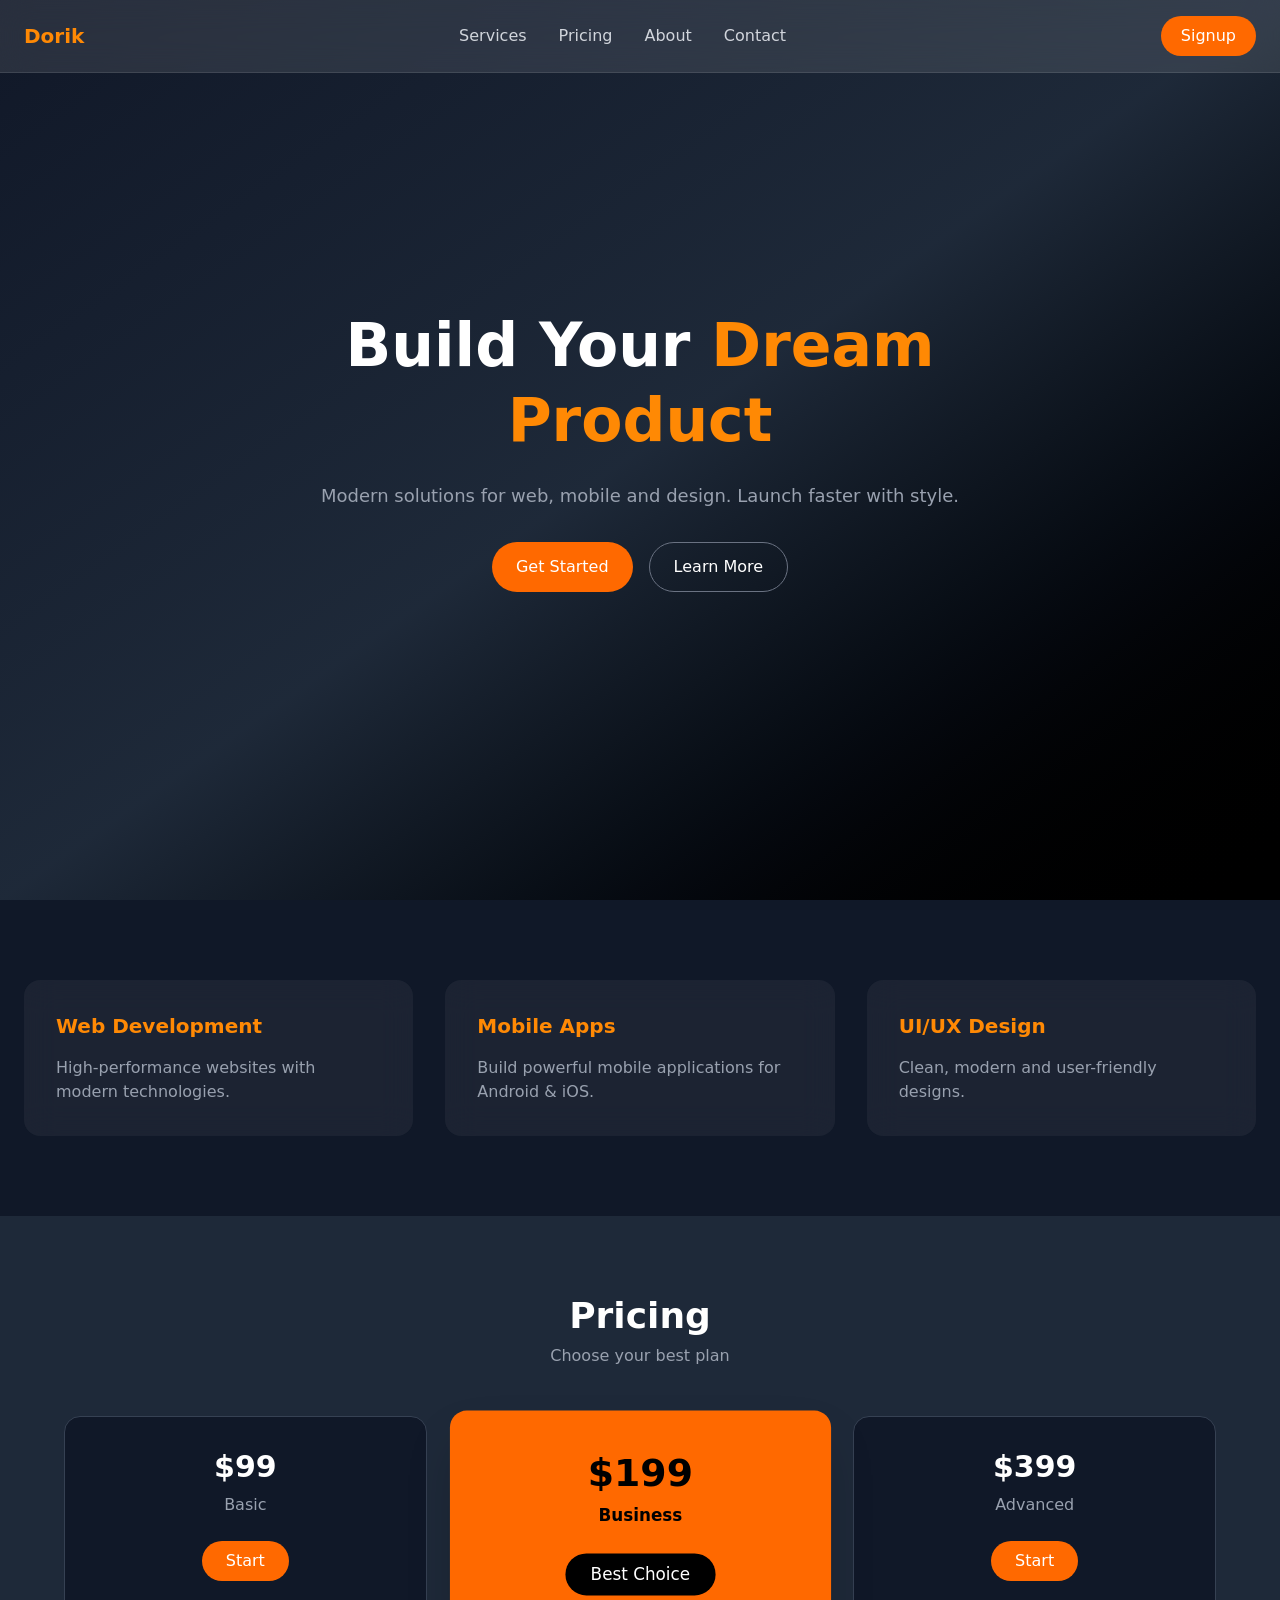
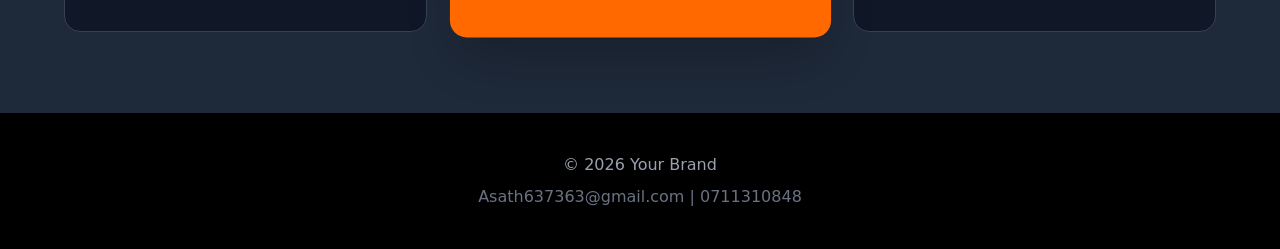
<file: index.html>
<!DOCTYPE html>
<html lang="en" class="scroll-smooth">

<head>
    <meta charset="UTF-8">
    <meta name="viewport" content="width=device-width, initial-scale=1.0">
    <title>Modern Landing</title>
    <link href="./output.css" rel="stylesheet">
</head>

<body class="bg-gray-900 text-white">

    <!-- NAVBAR -->
    <header class="fixed w-full top-0 backdrop-blur-lg bg-white/10 border-b border-white/10 z-50">
        <div class="max-w-7xl mx-auto px-6 py-4 flex justify-between items-center">

            <h1 class="text-xl font-bold text-orange-400">Dorik</h1>

            <nav class="hidden md:flex space-x-8 text-gray-300">
                <a href="#services" class="hover:text-orange-400">Services</a>
                <a href="#pricing" class="hover:text-orange-400">Pricing</a>
                <a href="#about" class="hover:text-orange-400">About</a>
                <a href="#contact" class="hover:text-orange-400">Contact</a>
            </nav>

            <button class="bg-orange-500 px-5 py-2 rounded-full hover:bg-orange-600 transition">
                <a href="./signup.html">Signup</a>
            </button>
        </div>
    </header>

    <!-- HERO / ABOUT -->
    <section id="about"
        class="min-h-screen flex items-center justify-center text-center px-6 bg-gradient-to-br from-gray-900 via-gray-800 to-black">

        <div class="max-w-3xl">
            <h1 class="text-4xl md:text-6xl font-bold leading-tight">
                Build Your <span class="text-orange-400">Dream Product</span>
            </h1>

            <p class="mt-6 text-gray-400 text-lg">
                Modern solutions for web, mobile and design. Launch faster with style.
            </p>

            <div class="mt-8 flex justify-center gap-4 flex-wrap">
                <button class="bg-orange-500 px-6 py-3 rounded-full hover:bg-orange-600">
                    <a href="#pricing">Get Started</a>
                </button>
                <button class="border border-gray-500 px-6 py-3 rounded-full hover:bg-gray-800">
                    <a href="#services">Learn More</a>
                </button>
            </div>
        </div>

    </section>

    <!-- SERVICES -->
    <section id="services" class="py-20 px-6 max-w-7xl mx-auto grid md:grid-cols-3 gap-8">

        <div class="bg-white/5 p-8 rounded-2xl backdrop-blur-lg hover:scale-105 transition">
            <h2 class="text-xl font-semibold text-orange-400 mb-4">Web Development</h2>
            <p class="text-gray-400">High-performance websites with modern technologies.</p>
        </div>

        <div class="bg-white/5 p-8 rounded-2xl backdrop-blur-lg hover:scale-105 transition">
            <h2 class="text-xl font-semibold text-orange-400 mb-4">Mobile Apps</h2>
            <p class="text-gray-400">Build powerful mobile applications for Android & iOS.</p>
        </div>

        <div class="bg-white/5 p-8 rounded-2xl backdrop-blur-lg hover:scale-105 transition">
            <h2 class="text-xl font-semibold text-orange-400 mb-4">UI/UX Design</h2>
            <p class="text-gray-400">Clean, modern and user-friendly designs.</p>
        </div>

    </section>

    <!-- PRICING -->
    <section id="pricing" class="py-20 px-6 bg-gray-800">

        <div class="text-center mb-12">
            <h1 class="text-4xl font-bold">Pricing</h1>
            <p class="text-gray-400 mt-2">Choose your best plan</p>
        </div>

        <div class="grid md:grid-cols-3 gap-8 max-w-6xl mx-auto">

            <div class="bg-gray-900 p-8 rounded-2xl text-center border border-gray-700">
                <h2 class="text-3xl font-bold">$99</h2>
                <p class="text-gray-400 mt-2">Basic</p>
                <button class="mt-6 bg-orange-500 px-6 py-2 rounded-full">Start</button>
            </div>

            <div class="bg-orange-500 text-black p-10 rounded-2xl text-center scale-105 shadow-2xl">
                <h2 class="text-4xl font-bold">$199</h2>
                <p class="mt-2 font-semibold">Business</p>
                <button class="mt-6 cursor-pointer bg-black text-white px-6 py-2 rounded-full">Best Choice</button>
            </div>

            <div class="bg-gray-900 p-8 rounded-2xl text-center border border-gray-700">
                <h2 class="text-3xl font-bold">$399</h2>
                <p class="text-gray-400 mt-2">Advanced</p>
                <button class="mt-6 bg-orange-500 px-6 py-2 rounded-full">Start</button>
            </div>

        </div>

    </section>

    <!-- CONTACT / FOOTER -->
    <footer id="contact" class="py-10 text-center bg-black border-t border-gray-800">
        <p class="text-gray-400">© 2026 Your Brand</p>
        <p class="mt-2 text-gray-500">Asath637363@gmail.com | 0711310848</p>
    </footer>
    <!--Sign up-->
    <div>

    </div>

</body>

</html>
</file>
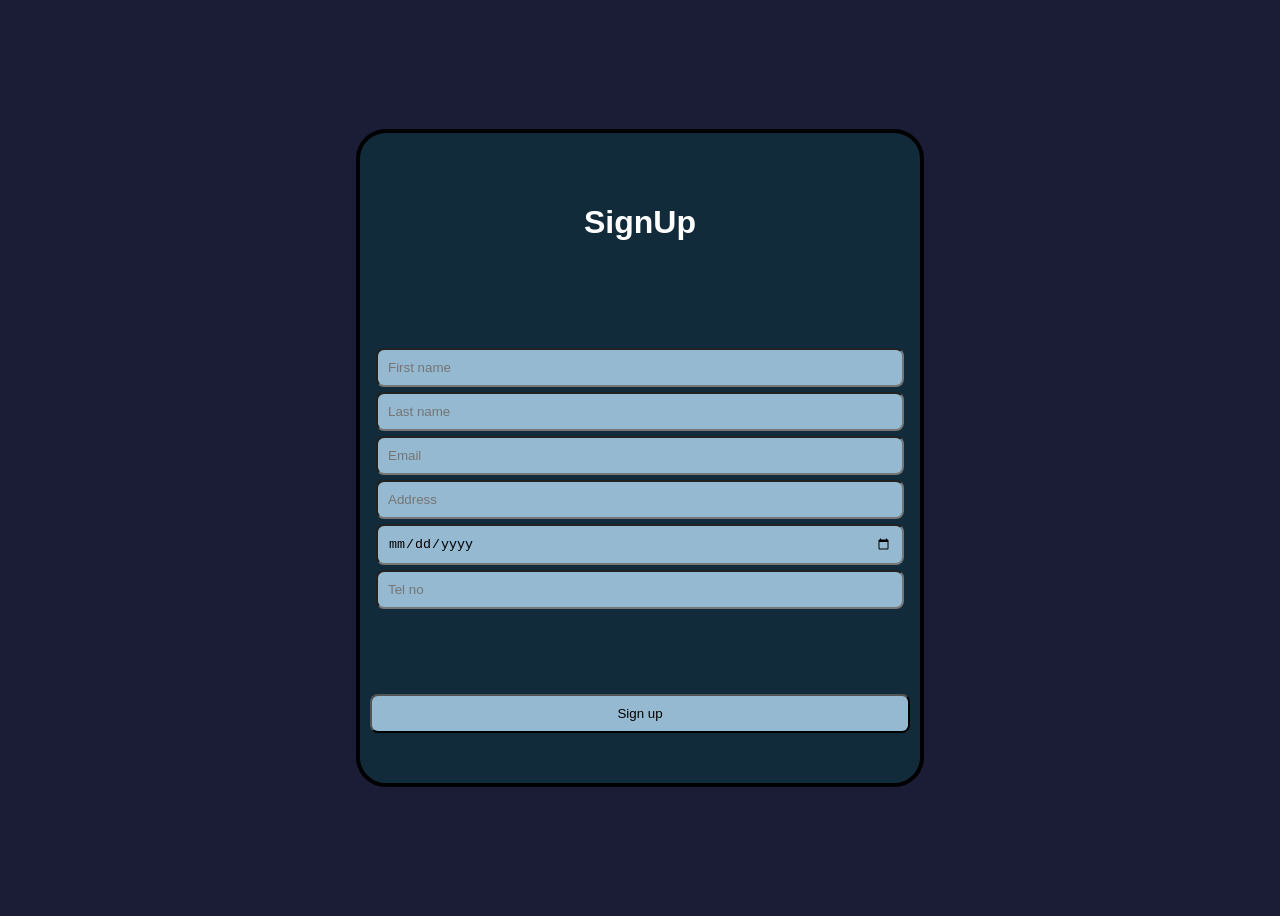
<file: signup.html>
<!DOCTYPE html>
<html lang="en">
<head>
    <meta charset="UTF-8">
    <meta name="viewport" content="width=device-width, initial-scale=1.0">
    <title>Dorik Sign up</title>
    <link rel="stylesheet" href="./signup.css">
    <script src="./script.js" defer></script>
</head>
<body>
    <div id="signup">
        <h1>SignUp</h1>
        <div id="text">
        <input id="name" type="text" placeholder="First name">
        <input id="name" type="text" placeholder="Last name">
        <input id="name" type="text" placeholder="Email">
        <input id="name" type="text" placeholder="Address">
        <input id="name" type="date" placeholder="">
        <input id="name" type="number" placeholder="Tel no">
        </div>
        <button id="btn" type="button">Sign up</button>
    </div>
</body>
</html>
</file>
<file: signup.css>
body{
    background-color: hsl(234, 35%, 16%);
    display: flex;
    align-items: center;
    justify-content: center;
    height: 100vh;
}

#signup{
    display: grid;
    background-color: hsl(203, 55%, 15%);
    align-items: center;
    text-align: center;
    font-family: sans-serif;
    border: 4px solid ;
    border-color: black;
    border-radius: 30px;
    margin: 10px;
    padding: 10px;
    height:70vh;
    width: 60vh;
    color: white;
}
#text{
    display: grid;
    gap: 5px;
    padding: 6px;
    border-radius: 10px;
    
}
#name{
    background-color: hsl(203, 39%, 70%);
    padding: 10px;
    border-radius: 8px;
    transition: 0.2s;
}
#name:hover{
   
}
#btn{
    background-color: hsl(203, 39%, 70%);
    padding: 10px;
    border-radius: 8px;
    transition: 0.2s;
}
#btn:hover{
    margin: 10px;
    scale: 20px;
    background-color: hsl(203, 30%, 27%);
}
#btn:active{
    background-color: hsl(203, 30%, 7%);
}
</file>
<file: output.css>
/*! tailwindcss v4.2.4 | MIT License | https://tailwindcss.com */
@layer properties;
@layer theme, base, components, utilities;
@layer theme {
  :root, :host {
    --font-sans: ui-sans-serif, system-ui, sans-serif, "Apple Color Emoji",
      "Segoe UI Emoji", "Segoe UI Symbol", "Noto Color Emoji";
    --font-mono: ui-monospace, SFMono-Regular, Menlo, Monaco, Consolas, "Liberation Mono",
      "Courier New", monospace;
    --color-orange-400: oklch(75% 0.183 55.934);
    --color-orange-500: oklch(70.5% 0.213 47.604);
    --color-orange-600: oklch(64.6% 0.222 41.116);
    --color-gray-300: oklch(87.2% 0.01 258.338);
    --color-gray-400: oklch(70.7% 0.022 261.325);
    --color-gray-500: oklch(55.1% 0.027 264.364);
    --color-gray-700: oklch(37.3% 0.034 259.733);
    --color-gray-800: oklch(27.8% 0.033 256.848);
    --color-gray-900: oklch(21% 0.034 264.665);
    --color-black: #000;
    --color-white: #fff;
    --spacing: 0.25rem;
    --container-3xl: 48rem;
    --container-6xl: 72rem;
    --container-7xl: 80rem;
    --text-lg: 1.125rem;
    --text-lg--line-height: calc(1.75 / 1.125);
    --text-xl: 1.25rem;
    --text-xl--line-height: calc(1.75 / 1.25);
    --text-3xl: 1.875rem;
    --text-3xl--line-height: calc(2.25 / 1.875);
    --text-4xl: 2.25rem;
    --text-4xl--line-height: calc(2.5 / 2.25);
    --text-6xl: 3.75rem;
    --text-6xl--line-height: 1;
    --font-weight-semibold: 600;
    --font-weight-bold: 700;
    --leading-tight: 1.25;
    --radius-2xl: 1rem;
    --blur-lg: 16px;
    --default-transition-duration: 150ms;
    --default-transition-timing-function: cubic-bezier(0.4, 0, 0.2, 1);
    --default-font-family: var(--font-sans);
    --default-mono-font-family: var(--font-mono);
  }
}
@layer base {
  *, ::after, ::before, ::backdrop, ::file-selector-button {
    box-sizing: border-box;
    margin: 0;
    padding: 0;
    border: 0 solid;
  }
  html, :host {
    line-height: 1.5;
    -webkit-text-size-adjust: 100%;
    tab-size: 4;
    font-family: var(--default-font-family, ui-sans-serif, system-ui, sans-serif, "Apple Color Emoji", "Segoe UI Emoji", "Segoe UI Symbol", "Noto Color Emoji");
    font-feature-settings: var(--default-font-feature-settings, normal);
    font-variation-settings: var(--default-font-variation-settings, normal);
    -webkit-tap-highlight-color: transparent;
  }
  hr {
    height: 0;
    color: inherit;
    border-top-width: 1px;
  }
  abbr:where([title]) {
    -webkit-text-decoration: underline dotted;
    text-decoration: underline dotted;
  }
  h1, h2, h3, h4, h5, h6 {
    font-size: inherit;
    font-weight: inherit;
  }
  a {
    color: inherit;
    -webkit-text-decoration: inherit;
    text-decoration: inherit;
  }
  b, strong {
    font-weight: bolder;
  }
  code, kbd, samp, pre {
    font-family: var(--default-mono-font-family, ui-monospace, SFMono-Regular, Menlo, Monaco, Consolas, "Liberation Mono", "Courier New", monospace);
    font-feature-settings: var(--default-mono-font-feature-settings, normal);
    font-variation-settings: var(--default-mono-font-variation-settings, normal);
    font-size: 1em;
  }
  small {
    font-size: 80%;
  }
  sub, sup {
    font-size: 75%;
    line-height: 0;
    position: relative;
    vertical-align: baseline;
  }
  sub {
    bottom: -0.25em;
  }
  sup {
    top: -0.5em;
  }
  table {
    text-indent: 0;
    border-color: inherit;
    border-collapse: collapse;
  }
  :-moz-focusring {
    outline: auto;
  }
  progress {
    vertical-align: baseline;
  }
  summary {
    display: list-item;
  }
  ol, ul, menu {
    list-style: none;
  }
  img, svg, video, canvas, audio, iframe, embed, object {
    display: block;
    vertical-align: middle;
  }
  img, video {
    max-width: 100%;
    height: auto;
  }
  button, input, select, optgroup, textarea, ::file-selector-button {
    font: inherit;
    font-feature-settings: inherit;
    font-variation-settings: inherit;
    letter-spacing: inherit;
    color: inherit;
    border-radius: 0;
    background-color: transparent;
    opacity: 1;
  }
  :where(select:is([multiple], [size])) optgroup {
    font-weight: bolder;
  }
  :where(select:is([multiple], [size])) optgroup option {
    padding-inline-start: 20px;
  }
  ::file-selector-button {
    margin-inline-end: 4px;
  }
  ::placeholder {
    opacity: 1;
  }
  @supports (not (-webkit-appearance: -apple-pay-button))  or (contain-intrinsic-size: 1px) {
    ::placeholder {
      color: currentcolor;
      @supports (color: color-mix(in lab, red, red)) {
        color: color-mix(in oklab, currentcolor 50%, transparent);
      }
    }
  }
  textarea {
    resize: vertical;
  }
  ::-webkit-search-decoration {
    -webkit-appearance: none;
  }
  ::-webkit-date-and-time-value {
    min-height: 1lh;
    text-align: inherit;
  }
  ::-webkit-datetime-edit {
    display: inline-flex;
  }
  ::-webkit-datetime-edit-fields-wrapper {
    padding: 0;
  }
  ::-webkit-datetime-edit, ::-webkit-datetime-edit-year-field, ::-webkit-datetime-edit-month-field, ::-webkit-datetime-edit-day-field, ::-webkit-datetime-edit-hour-field, ::-webkit-datetime-edit-minute-field, ::-webkit-datetime-edit-second-field, ::-webkit-datetime-edit-millisecond-field, ::-webkit-datetime-edit-meridiem-field {
    padding-block: 0;
  }
  ::-webkit-calendar-picker-indicator {
    line-height: 1;
  }
  :-moz-ui-invalid {
    box-shadow: none;
  }
  button, input:where([type="button"], [type="reset"], [type="submit"]), ::file-selector-button {
    appearance: button;
  }
  ::-webkit-inner-spin-button, ::-webkit-outer-spin-button {
    height: auto;
  }
  [hidden]:where(:not([hidden="until-found"])) {
    display: none !important;
  }
}
@layer utilities {
  .fixed {
    position: fixed;
  }
  .top-0 {
    top: calc(var(--spacing) * 0);
  }
  .z-50 {
    z-index: 50;
  }
  .mx-auto {
    margin-inline: auto;
  }
  .mt-2 {
    margin-top: calc(var(--spacing) * 2);
  }
  .mt-6 {
    margin-top: calc(var(--spacing) * 6);
  }
  .mt-8 {
    margin-top: calc(var(--spacing) * 8);
  }
  .mb-4 {
    margin-bottom: calc(var(--spacing) * 4);
  }
  .mb-12 {
    margin-bottom: calc(var(--spacing) * 12);
  }
  .flex {
    display: flex;
  }
  .grid {
    display: grid;
  }
  .hidden {
    display: none;
  }
  .min-h-screen {
    min-height: 100vh;
  }
  .w-full {
    width: 100%;
  }
  .max-w-3xl {
    max-width: var(--container-3xl);
  }
  .max-w-6xl {
    max-width: var(--container-6xl);
  }
  .max-w-7xl {
    max-width: var(--container-7xl);
  }
  .scale-105 {
    --tw-scale-x: 105%;
    --tw-scale-y: 105%;
    --tw-scale-z: 105%;
    scale: var(--tw-scale-x) var(--tw-scale-y);
  }
  .flex-wrap {
    flex-wrap: wrap;
  }
  .items-center {
    align-items: center;
  }
  .justify-between {
    justify-content: space-between;
  }
  .justify-center {
    justify-content: center;
  }
  .gap-4 {
    gap: calc(var(--spacing) * 4);
  }
  .gap-8 {
    gap: calc(var(--spacing) * 8);
  }
  .space-x-8 {
    :where(& > :not(:last-child)) {
      --tw-space-x-reverse: 0;
      margin-inline-start: calc(calc(var(--spacing) * 8) * var(--tw-space-x-reverse));
      margin-inline-end: calc(calc(var(--spacing) * 8) * calc(1 - var(--tw-space-x-reverse)));
    }
  }
  .scroll-smooth {
    scroll-behavior: smooth;
  }
  .rounded-2xl {
    border-radius: var(--radius-2xl);
  }
  .rounded-full {
    border-radius: calc(infinity * 1px);
  }
  .border {
    border-style: var(--tw-border-style);
    border-width: 1px;
  }
  .border-t {
    border-top-style: var(--tw-border-style);
    border-top-width: 1px;
  }
  .border-b {
    border-bottom-style: var(--tw-border-style);
    border-bottom-width: 1px;
  }
  .border-gray-500 {
    border-color: var(--color-gray-500);
  }
  .border-gray-700 {
    border-color: var(--color-gray-700);
  }
  .border-gray-800 {
    border-color: var(--color-gray-800);
  }
  .border-white\/10 {
    border-color: color-mix(in srgb, #fff 10%, transparent);
    @supports (color: color-mix(in lab, red, red)) {
      border-color: color-mix(in oklab, var(--color-white) 10%, transparent);
    }
  }
  .bg-black {
    background-color: var(--color-black);
  }
  .bg-gray-800 {
    background-color: var(--color-gray-800);
  }
  .bg-gray-900 {
    background-color: var(--color-gray-900);
  }
  .bg-orange-500 {
    background-color: var(--color-orange-500);
  }
  .bg-white\/5 {
    background-color: color-mix(in srgb, #fff 5%, transparent);
    @supports (color: color-mix(in lab, red, red)) {
      background-color: color-mix(in oklab, var(--color-white) 5%, transparent);
    }
  }
  .bg-white\/10 {
    background-color: color-mix(in srgb, #fff 10%, transparent);
    @supports (color: color-mix(in lab, red, red)) {
      background-color: color-mix(in oklab, var(--color-white) 10%, transparent);
    }
  }
  .bg-gradient-to-br {
    --tw-gradient-position: to bottom right in oklab;
    background-image: linear-gradient(var(--tw-gradient-stops));
  }
  .from-gray-900 {
    --tw-gradient-from: var(--color-gray-900);
    --tw-gradient-stops: var(--tw-gradient-via-stops, var(--tw-gradient-position), var(--tw-gradient-from) var(--tw-gradient-from-position), var(--tw-gradient-to) var(--tw-gradient-to-position));
  }
  .via-gray-800 {
    --tw-gradient-via: var(--color-gray-800);
    --tw-gradient-via-stops: var(--tw-gradient-position), var(--tw-gradient-from) var(--tw-gradient-from-position), var(--tw-gradient-via) var(--tw-gradient-via-position), var(--tw-gradient-to) var(--tw-gradient-to-position);
    --tw-gradient-stops: var(--tw-gradient-via-stops);
  }
  .to-black {
    --tw-gradient-to: var(--color-black);
    --tw-gradient-stops: var(--tw-gradient-via-stops, var(--tw-gradient-position), var(--tw-gradient-from) var(--tw-gradient-from-position), var(--tw-gradient-to) var(--tw-gradient-to-position));
  }
  .p-8 {
    padding: calc(var(--spacing) * 8);
  }
  .p-10 {
    padding: calc(var(--spacing) * 10);
  }
  .px-5 {
    padding-inline: calc(var(--spacing) * 5);
  }
  .px-6 {
    padding-inline: calc(var(--spacing) * 6);
  }
  .py-2 {
    padding-block: calc(var(--spacing) * 2);
  }
  .py-3 {
    padding-block: calc(var(--spacing) * 3);
  }
  .py-4 {
    padding-block: calc(var(--spacing) * 4);
  }
  .py-10 {
    padding-block: calc(var(--spacing) * 10);
  }
  .py-20 {
    padding-block: calc(var(--spacing) * 20);
  }
  .text-center {
    text-align: center;
  }
  .text-3xl {
    font-size: var(--text-3xl);
    line-height: var(--tw-leading, var(--text-3xl--line-height));
  }
  .text-4xl {
    font-size: var(--text-4xl);
    line-height: var(--tw-leading, var(--text-4xl--line-height));
  }
  .text-lg {
    font-size: var(--text-lg);
    line-height: var(--tw-leading, var(--text-lg--line-height));
  }
  .text-xl {
    font-size: var(--text-xl);
    line-height: var(--tw-leading, var(--text-xl--line-height));
  }
  .leading-tight {
    --tw-leading: var(--leading-tight);
    line-height: var(--leading-tight);
  }
  .font-bold {
    --tw-font-weight: var(--font-weight-bold);
    font-weight: var(--font-weight-bold);
  }
  .font-semibold {
    --tw-font-weight: var(--font-weight-semibold);
    font-weight: var(--font-weight-semibold);
  }
  .text-black {
    color: var(--color-black);
  }
  .text-gray-300 {
    color: var(--color-gray-300);
  }
  .text-gray-400 {
    color: var(--color-gray-400);
  }
  .text-gray-500 {
    color: var(--color-gray-500);
  }
  .text-orange-400 {
    color: var(--color-orange-400);
  }
  .text-white {
    color: var(--color-white);
  }
  .shadow-2xl {
    --tw-shadow: 0 25px 50px -12px var(--tw-shadow-color, rgb(0 0 0 / 0.25));
    box-shadow: var(--tw-inset-shadow), var(--tw-inset-ring-shadow), var(--tw-ring-offset-shadow), var(--tw-ring-shadow), var(--tw-shadow);
  }
  .backdrop-blur-lg {
    --tw-backdrop-blur: blur(var(--blur-lg));
    -webkit-backdrop-filter: var(--tw-backdrop-blur,) var(--tw-backdrop-brightness,) var(--tw-backdrop-contrast,) var(--tw-backdrop-grayscale,) var(--tw-backdrop-hue-rotate,) var(--tw-backdrop-invert,) var(--tw-backdrop-opacity,) var(--tw-backdrop-saturate,) var(--tw-backdrop-sepia,);
    backdrop-filter: var(--tw-backdrop-blur,) var(--tw-backdrop-brightness,) var(--tw-backdrop-contrast,) var(--tw-backdrop-grayscale,) var(--tw-backdrop-hue-rotate,) var(--tw-backdrop-invert,) var(--tw-backdrop-opacity,) var(--tw-backdrop-saturate,) var(--tw-backdrop-sepia,);
  }
  .transition {
    transition-property: color, background-color, border-color, outline-color, text-decoration-color, fill, stroke, --tw-gradient-from, --tw-gradient-via, --tw-gradient-to, opacity, box-shadow, transform, translate, scale, rotate, filter, -webkit-backdrop-filter, backdrop-filter, display, content-visibility, overlay, pointer-events;
    transition-timing-function: var(--tw-ease, var(--default-transition-timing-function));
    transition-duration: var(--tw-duration, var(--default-transition-duration));
  }
  .hover\:scale-105 {
    &:hover {
      @media (hover: hover) {
        --tw-scale-x: 105%;
        --tw-scale-y: 105%;
        --tw-scale-z: 105%;
        scale: var(--tw-scale-x) var(--tw-scale-y);
      }
    }
  }
  .hover\:bg-gray-800 {
    &:hover {
      @media (hover: hover) {
        background-color: var(--color-gray-800);
      }
    }
  }
  .hover\:bg-orange-600 {
    &:hover {
      @media (hover: hover) {
        background-color: var(--color-orange-600);
      }
    }
  }
  .hover\:text-orange-400 {
    &:hover {
      @media (hover: hover) {
        color: var(--color-orange-400);
      }
    }
  }
  .md\:flex {
    @media (width >= 48rem) {
      display: flex;
    }
  }
  .md\:grid-cols-3 {
    @media (width >= 48rem) {
      grid-template-columns: repeat(3, minmax(0, 1fr));
    }
  }
  .md\:text-6xl {
    @media (width >= 48rem) {
      font-size: var(--text-6xl);
      line-height: var(--tw-leading, var(--text-6xl--line-height));
    }
  }
}
@property --tw-scale-x {
  syntax: "*";
  inherits: false;
  initial-value: 1;
}
@property --tw-scale-y {
  syntax: "*";
  inherits: false;
  initial-value: 1;
}
@property --tw-scale-z {
  syntax: "*";
  inherits: false;
  initial-value: 1;
}
@property --tw-space-x-reverse {
  syntax: "*";
  inherits: false;
  initial-value: 0;
}
@property --tw-border-style {
  syntax: "*";
  inherits: false;
  initial-value: solid;
}
@property --tw-gradient-position {
  syntax: "*";
  inherits: false;
}
@property --tw-gradient-from {
  syntax: "<color>";
  inherits: false;
  initial-value: #0000;
}
@property --tw-gradient-via {
  syntax: "<color>";
  inherits: false;
  initial-value: #0000;
}
@property --tw-gradient-to {
  syntax: "<color>";
  inherits: false;
  initial-value: #0000;
}
@property --tw-gradient-stops {
  syntax: "*";
  inherits: false;
}
@property --tw-gradient-via-stops {
  syntax: "*";
  inherits: false;
}
@property --tw-gradient-from-position {
  syntax: "<length-percentage>";
  inherits: false;
  initial-value: 0%;
}
@property --tw-gradient-via-position {
  syntax: "<length-percentage>";
  inherits: false;
  initial-value: 50%;
}
@property --tw-gradient-to-position {
  syntax: "<length-percentage>";
  inherits: false;
  initial-value: 100%;
}
@property --tw-leading {
  syntax: "*";
  inherits: false;
}
@property --tw-font-weight {
  syntax: "*";
  inherits: false;
}
@property --tw-shadow {
  syntax: "*";
  inherits: false;
  initial-value: 0 0 #0000;
}
@property --tw-shadow-color {
  syntax: "*";
  inherits: false;
}
@property --tw-shadow-alpha {
  syntax: "<percentage>";
  inherits: false;
  initial-value: 100%;
}
@property --tw-inset-shadow {
  syntax: "*";
  inherits: false;
  initial-value: 0 0 #0000;
}
@property --tw-inset-shadow-color {
  syntax: "*";
  inherits: false;
}
@property --tw-inset-shadow-alpha {
  syntax: "<percentage>";
  inherits: false;
  initial-value: 100%;
}
@property --tw-ring-color {
  syntax: "*";
  inherits: false;
}
@property --tw-ring-shadow {
  syntax: "*";
  inherits: false;
  initial-value: 0 0 #0000;
}
@property --tw-inset-ring-color {
  syntax: "*";
  inherits: false;
}
@property --tw-inset-ring-shadow {
  syntax: "*";
  inherits: false;
  initial-value: 0 0 #0000;
}
@property --tw-ring-inset {
  syntax: "*";
  inherits: false;
}
@property --tw-ring-offset-width {
  syntax: "<length>";
  inherits: false;
  initial-value: 0px;
}
@property --tw-ring-offset-color {
  syntax: "*";
  inherits: false;
  initial-value: #fff;
}
@property --tw-ring-offset-shadow {
  syntax: "*";
  inherits: false;
  initial-value: 0 0 #0000;
}
@property --tw-backdrop-blur {
  syntax: "*";
  inherits: false;
}
@property --tw-backdrop-brightness {
  syntax: "*";
  inherits: false;
}
@property --tw-backdrop-contrast {
  syntax: "*";
  inherits: false;
}
@property --tw-backdrop-grayscale {
  syntax: "*";
  inherits: false;
}
@property --tw-backdrop-hue-rotate {
  syntax: "*";
  inherits: false;
}
@property --tw-backdrop-invert {
  syntax: "*";
  inherits: false;
}
@property --tw-backdrop-opacity {
  syntax: "*";
  inherits: false;
}
@property --tw-backdrop-saturate {
  syntax: "*";
  inherits: false;
}
@property --tw-backdrop-sepia {
  syntax: "*";
  inherits: false;
}
@layer properties {
  @supports ((-webkit-hyphens: none) and (not (margin-trim: inline))) or ((-moz-orient: inline) and (not (color:rgb(from red r g b)))) {
    *, ::before, ::after, ::backdrop {
      --tw-scale-x: 1;
      --tw-scale-y: 1;
      --tw-scale-z: 1;
      --tw-space-x-reverse: 0;
      --tw-border-style: solid;
      --tw-gradient-position: initial;
      --tw-gradient-from: #0000;
      --tw-gradient-via: #0000;
      --tw-gradient-to: #0000;
      --tw-gradient-stops: initial;
      --tw-gradient-via-stops: initial;
      --tw-gradient-from-position: 0%;
      --tw-gradient-via-position: 50%;
      --tw-gradient-to-position: 100%;
      --tw-leading: initial;
      --tw-font-weight: initial;
      --tw-shadow: 0 0 #0000;
      --tw-shadow-color: initial;
      --tw-shadow-alpha: 100%;
      --tw-inset-shadow: 0 0 #0000;
      --tw-inset-shadow-color: initial;
      --tw-inset-shadow-alpha: 100%;
      --tw-ring-color: initial;
      --tw-ring-shadow: 0 0 #0000;
      --tw-inset-ring-color: initial;
      --tw-inset-ring-shadow: 0 0 #0000;
      --tw-ring-inset: initial;
      --tw-ring-offset-width: 0px;
      --tw-ring-offset-color: #fff;
      --tw-ring-offset-shadow: 0 0 #0000;
      --tw-backdrop-blur: initial;
      --tw-backdrop-brightness: initial;
      --tw-backdrop-contrast: initial;
      --tw-backdrop-grayscale: initial;
      --tw-backdrop-hue-rotate: initial;
      --tw-backdrop-invert: initial;
      --tw-backdrop-opacity: initial;
      --tw-backdrop-saturate: initial;
      --tw-backdrop-sepia: initial;
    }
  }
}
</file>
